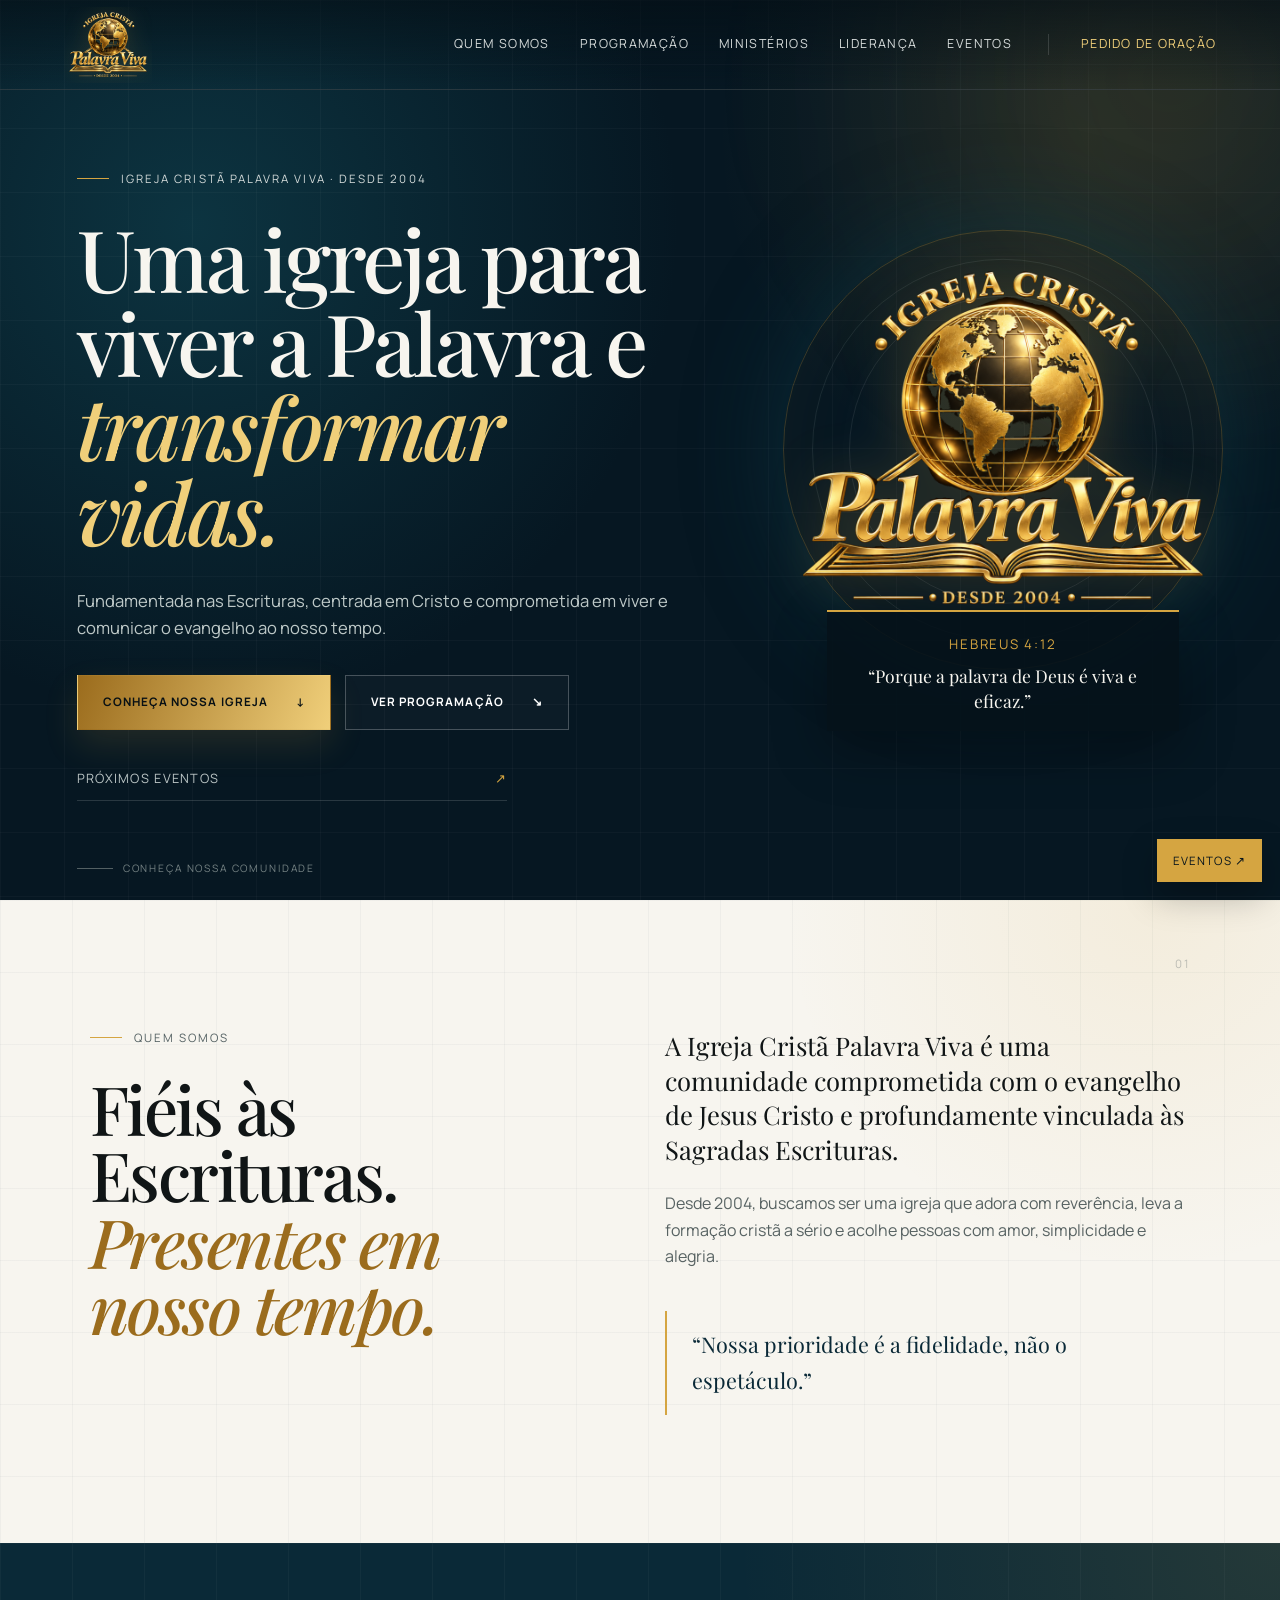
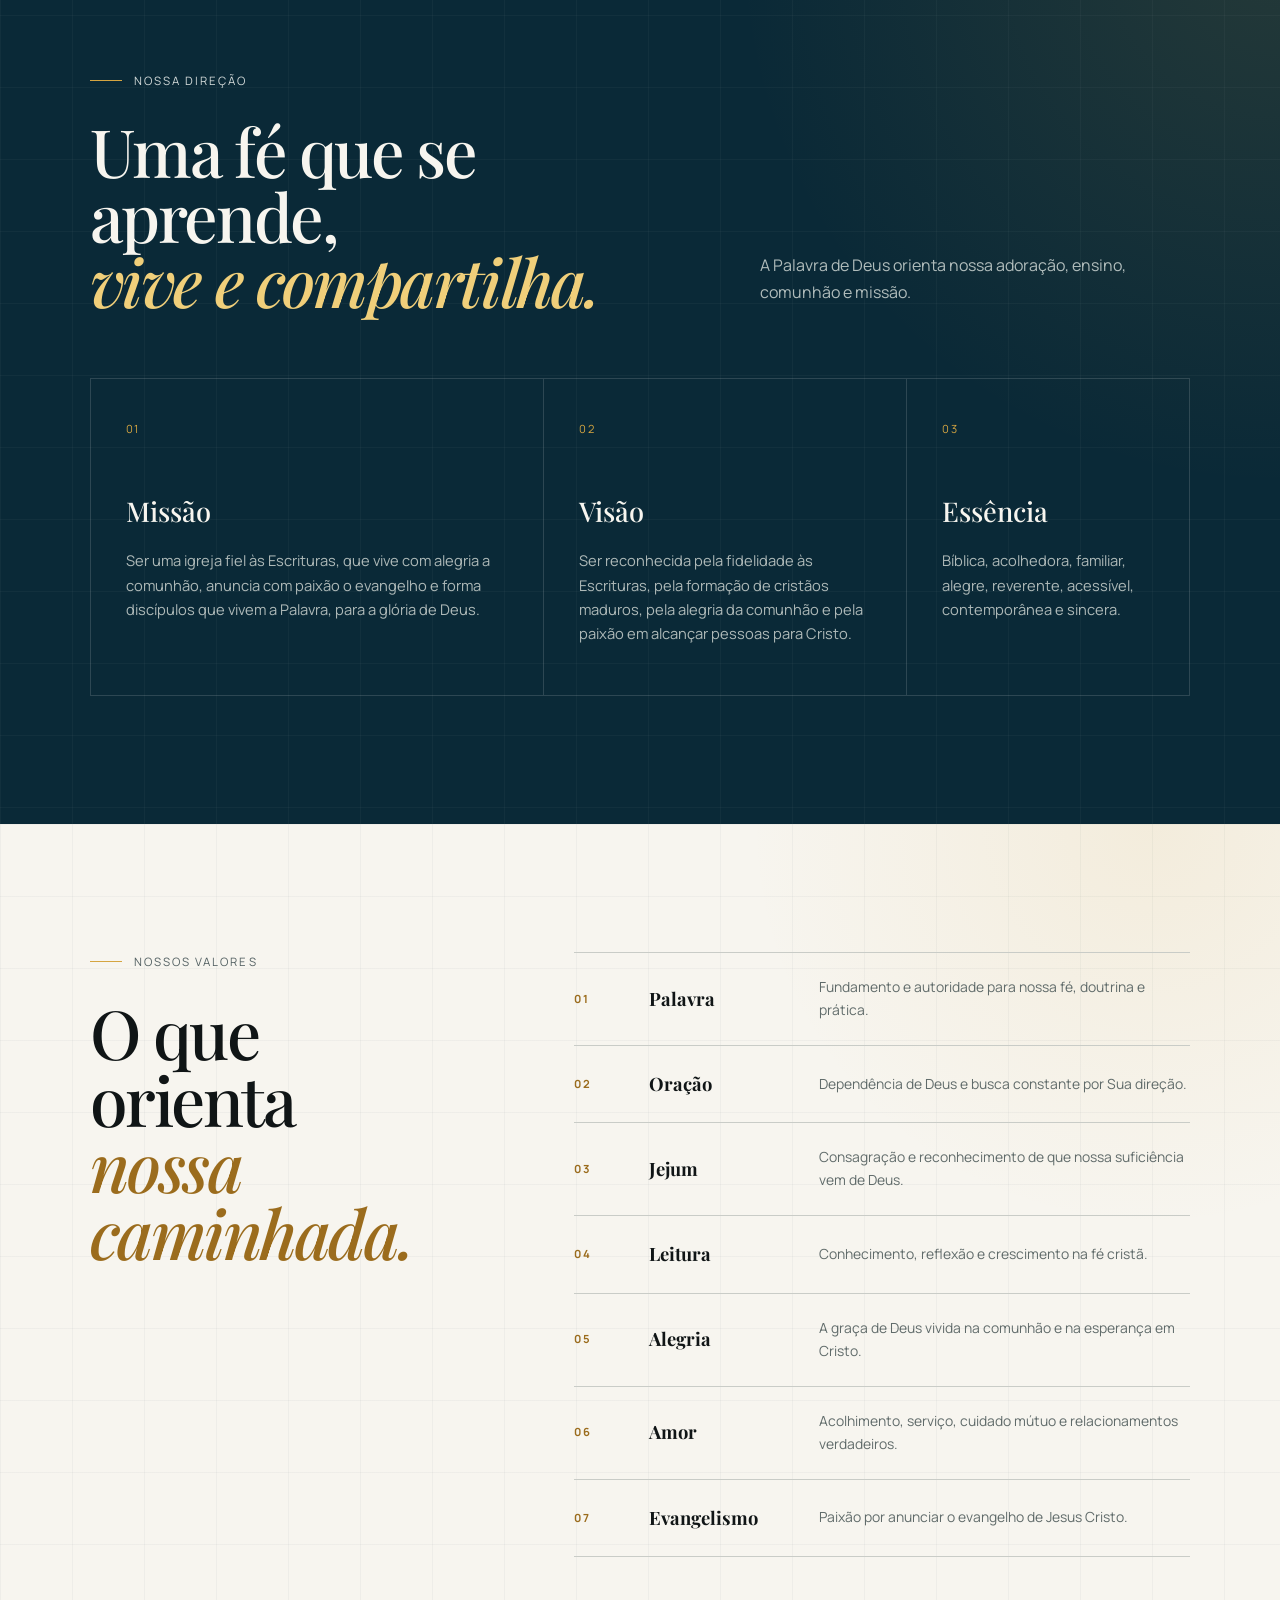
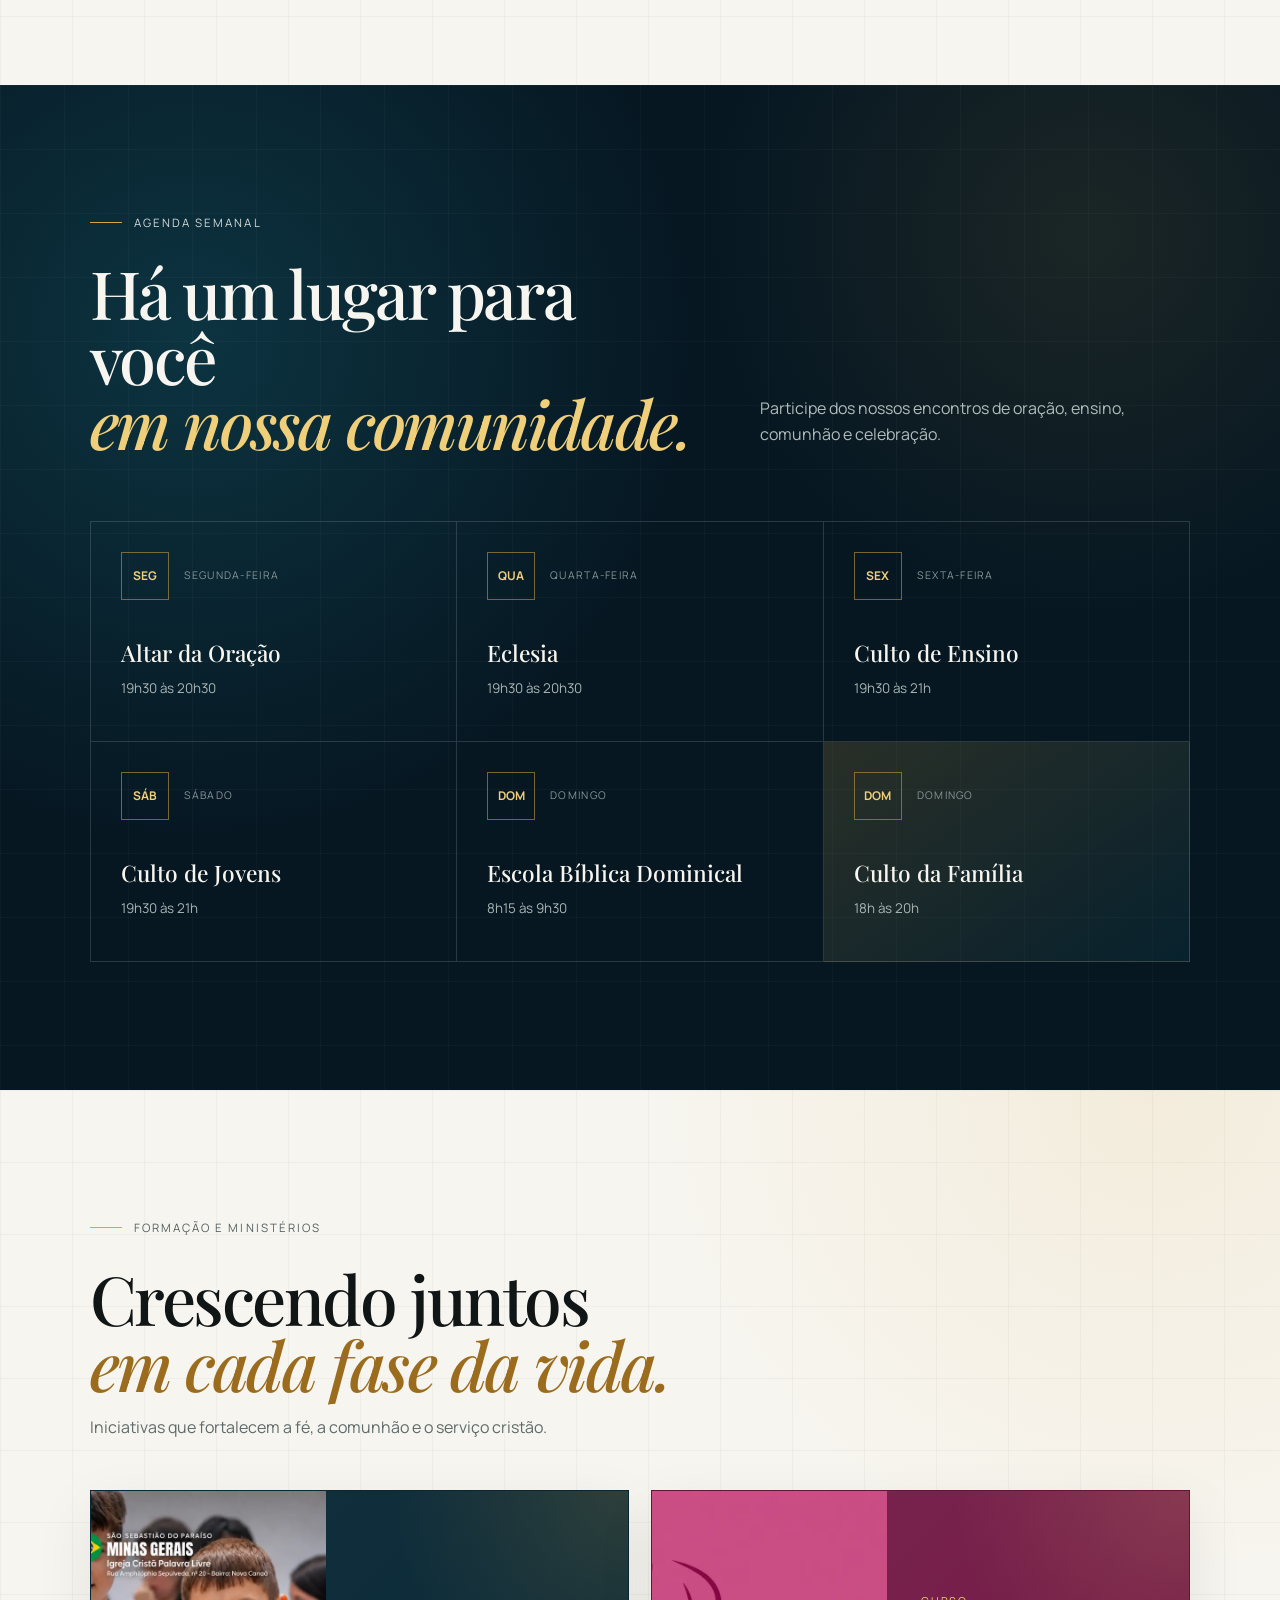
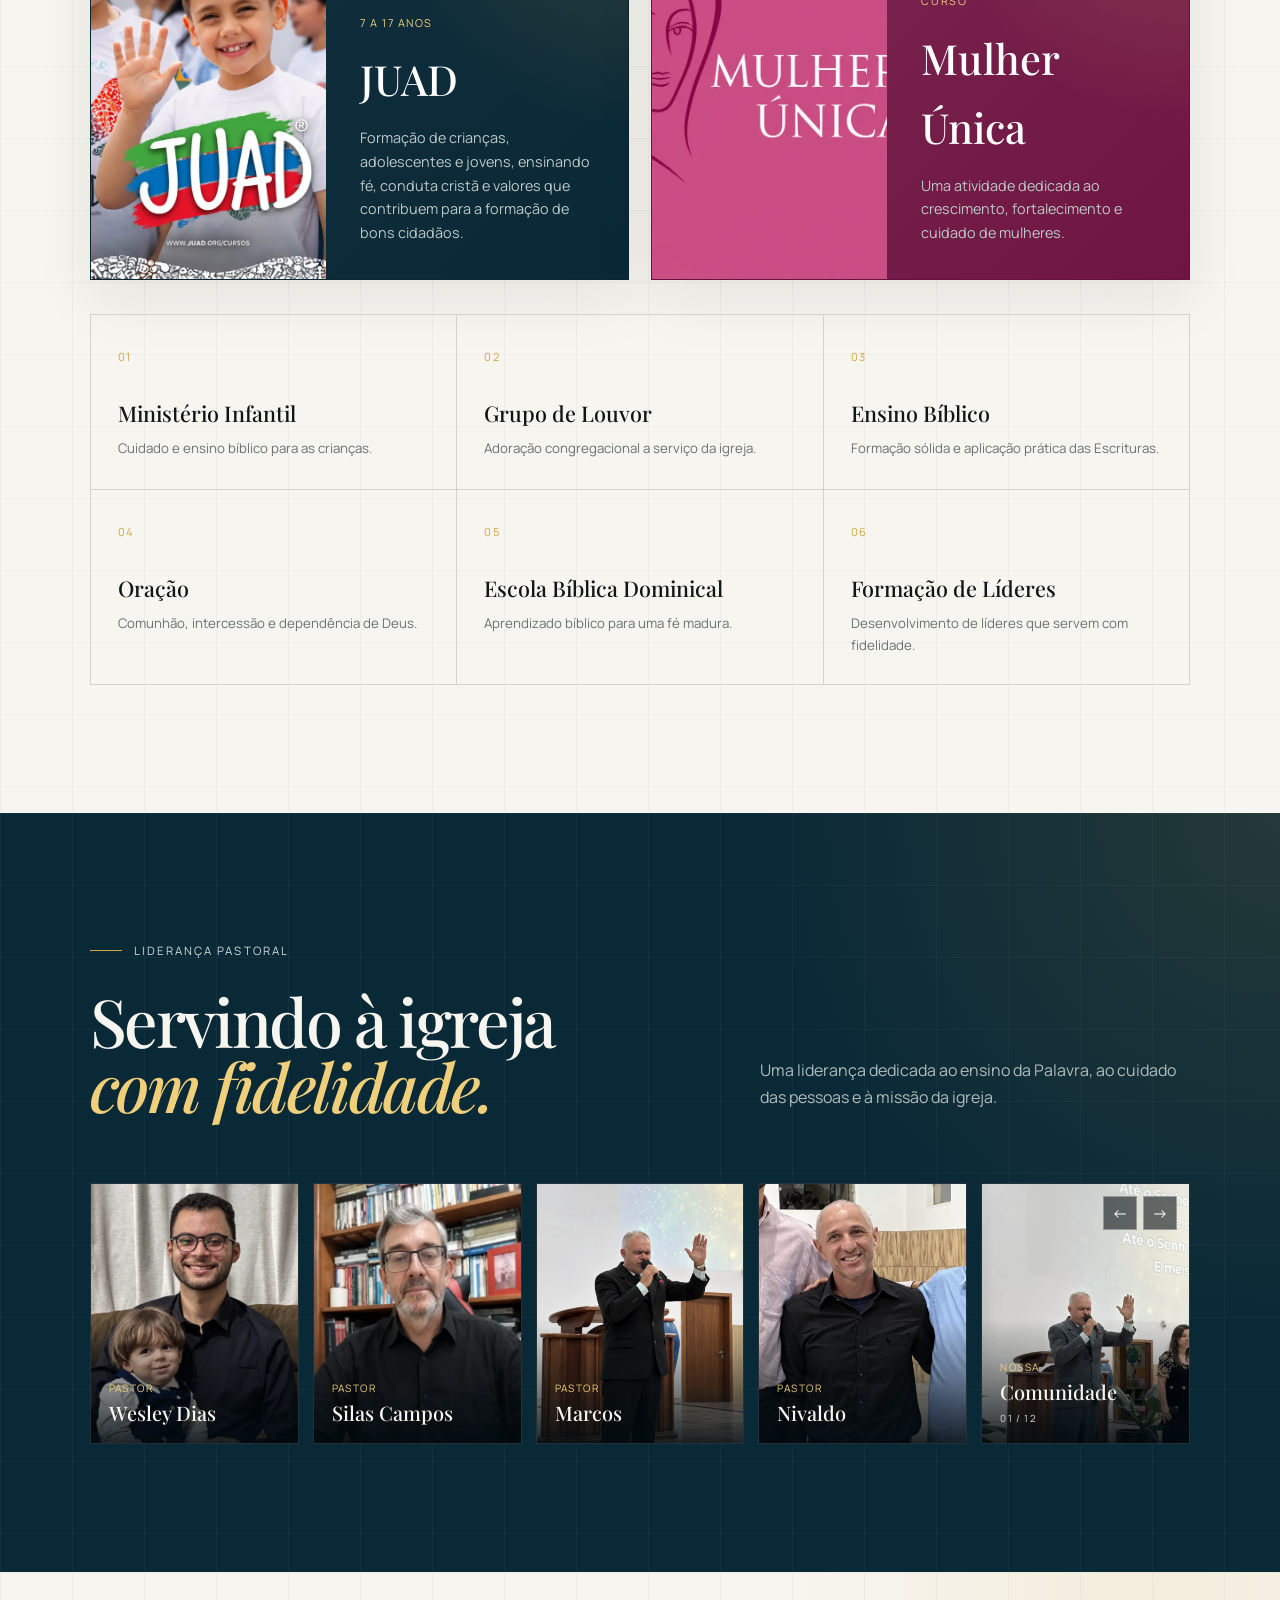
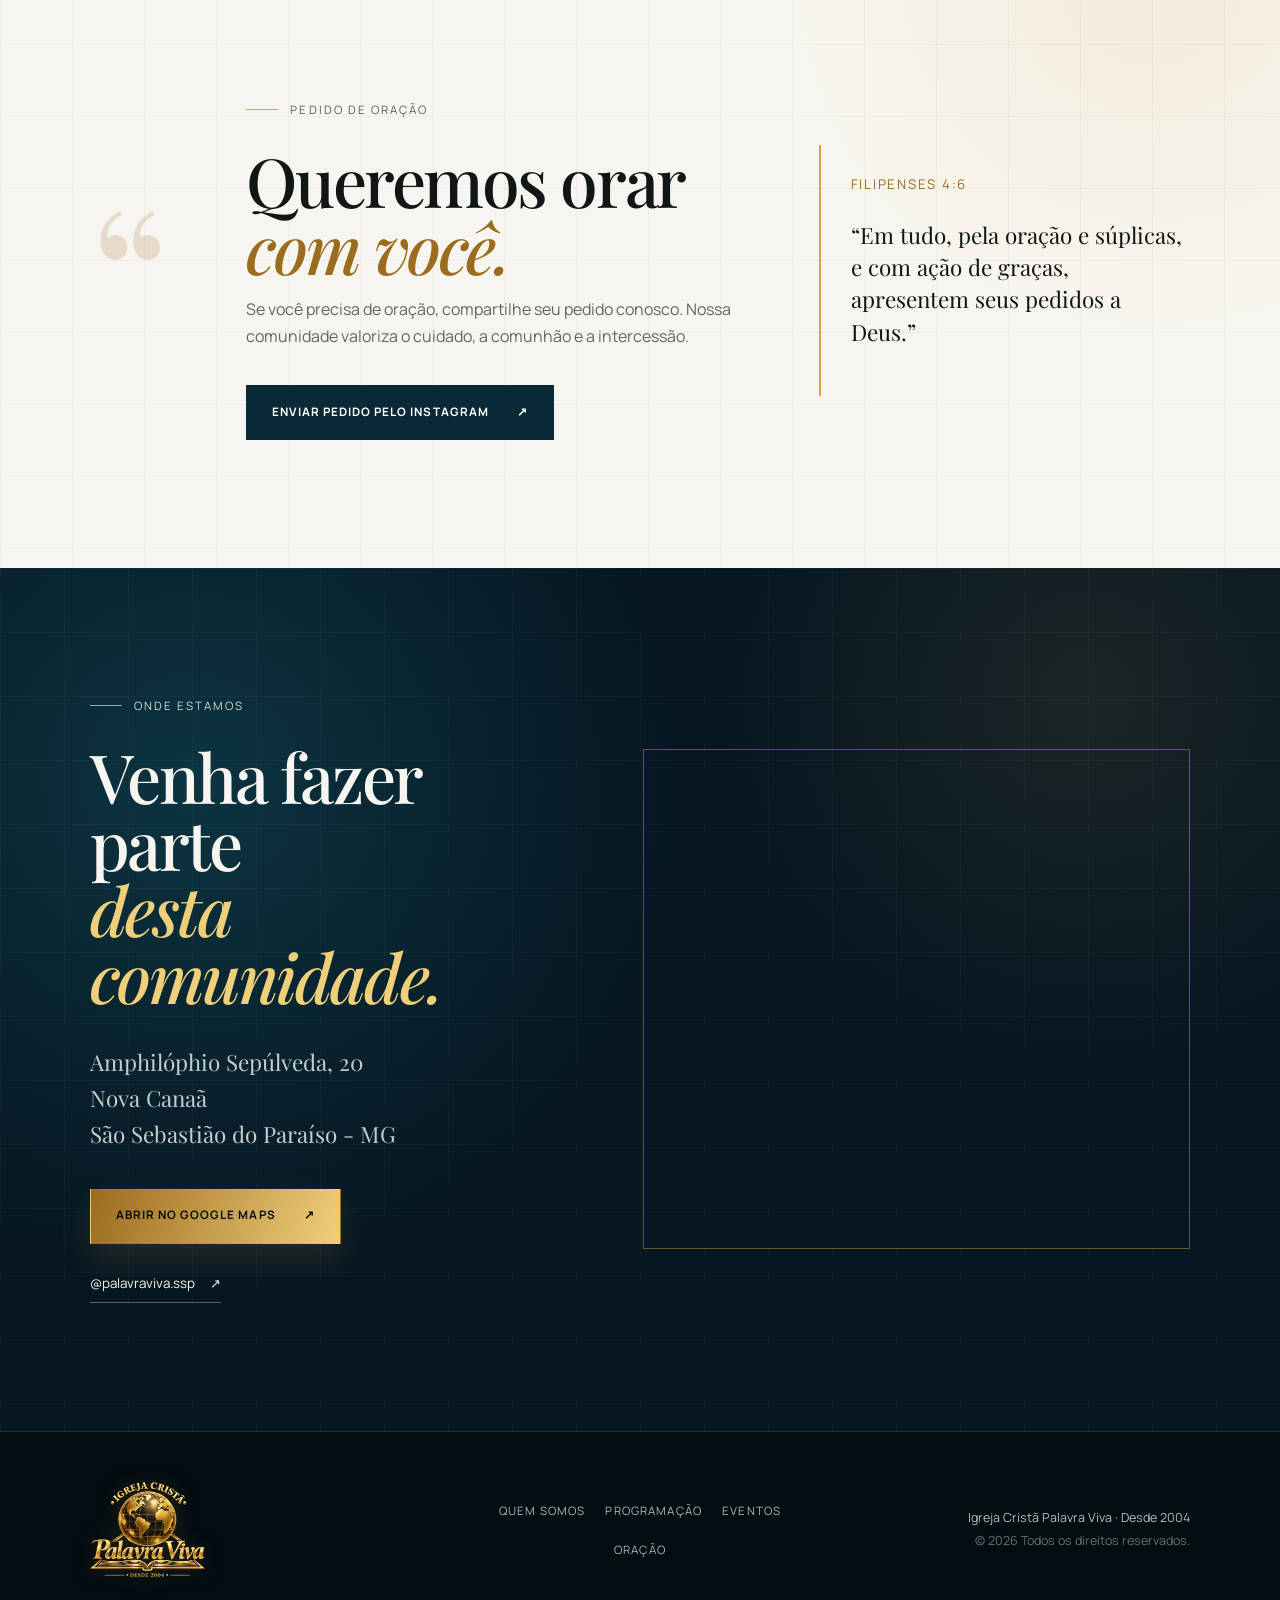
<file: index.html>
<!doctype html>
<html lang="pt-BR">
<head>
  <meta charset="utf-8">
  <meta name="viewport" content="width=device-width,initial-scale=1">
  <meta name="description" content="Igreja Cristã Palavra Viva em São Sebastião do Paraíso. Uma igreja fundamentada nas Escrituras, centrada em Cristo e comprometida com pessoas.">
  <meta name="theme-color" content="#061722">
  <title>Igreja Cristã Palavra Viva</title>
  <link rel="preconnect" href="https://fonts.googleapis.com">
  <link rel="preconnect" href="https://fonts.gstatic.com" crossorigin>
  <link href="https://fonts.googleapis.com/css2?family=DM+Sans:wght@400;500;600&family=Manrope:wght@400;500;600;700&family=Playfair+Display:ital,wght@0,500;0,600;1,500&display=swap" rel="stylesheet">
  <link rel="icon" type="image/svg+xml" href="data:image/svg+xml,%3Csvg xmlns='http://www.w3.org/2000/svg' viewBox='0 0 64 64'%3E%3Crect width='64' height='64' rx='14' fill='%23061722'/%3E%3Cpath d='M17 18h30v5H35v27h-6V23H17z' fill='%23ddb65d'/%3E%3C/svg%3E">
  <link rel="stylesheet" href="assets/site.css">
  <link rel="stylesheet" href="assets/refinements.css">
</head>
<body>
  <a class="skip-link" href="#conteudo">Ir para o conteúdo</a>
  <header class="site-header">
    <a class="brand" href="#inicio" aria-label="Igreja Palavra Viva - início">
      <img src="assets/logo-palavra-viva.png" alt="Igreja Cristã Palavra Viva">
    </a>
    <button class="menu-toggle" type="button" aria-expanded="false" aria-controls="menu">Menu</button>
    <nav class="nav" id="menu" aria-label="Navegação principal">
      <a href="#quem-somos">Quem somos</a>
      <a href="#programacao">Programação</a>
      <a href="#ministerios">Ministérios</a>
      <a href="#lideranca">Liderança</a>
      <a href="eventos.html">Eventos</a>
    </nav>
    <a class="header-cta" href="#oracao">Pedido de oração</a>
  </header>

  <main id="conteudo">
    <section class="hero dark-grid" id="inicio">
      <div class="hero-copy reveal">
        <p class="eyebrow"><span></span> Igreja Cristã Palavra Viva · Desde 2004</p>
        <h1>Uma igreja para viver a Palavra e <em>transformar vidas.</em></h1>
        <p class="hero-text">Fundamentada nas Escrituras, centrada em Cristo e comprometida em viver e comunicar o evangelho ao nosso tempo.</p>
        <div class="hero-actions">
          <a class="button button-gold" href="#quem-somos">Conheça nossa igreja <span>↓</span></a>
          <a class="button button-outline" href="#programacao">Ver programação <span>↘</span></a>
        </div>
        <a class="event-link" href="eventos.html"><span>Próximos eventos</span><b>↗</b></a>
      </div>
      <div class="hero-mark reveal delay-1">
        <div class="logo-aura"></div>
        <img src="assets/logo-palavra-viva.png" alt="Logo dourada Igreja Cristã Palavra Viva">
        <div class="verse-card">
          <small>Hebreus 4:12</small>
          <p>“Porque a palavra de Deus é viva e eficaz.”</p>
        </div>
      </div>
      <div class="scroll-hint" aria-hidden="true"><span></span> Conheça nossa comunidade</div>
    </section>

    <section class="about light-grid" id="quem-somos">
      <div class="section-index">01</div>
      <div class="about-title reveal">
        <p class="eyebrow dark"><span></span> Quem somos</p>
        <h2>Fiéis às Escrituras.<br><em>Presentes em nosso tempo.</em></h2>
      </div>
      <div class="about-copy reveal delay-1">
        <p class="lead">A Igreja Cristã Palavra Viva é uma comunidade comprometida com o evangelho de Jesus Cristo e profundamente vinculada às Sagradas Escrituras.</p>
        <p>Desde 2004, buscamos ser uma igreja que adora com reverência, leva a formação cristã a sério e acolhe pessoas com amor, simplicidade e alegria.</p>
        <blockquote>“Nossa prioridade é a fidelidade, não o espetáculo.”</blockquote>
      </div>
    </section>

    <section class="purpose blue-section">
      <div class="section-heading reveal">
        <div>
          <p class="eyebrow"><span></span> Nossa direção</p>
          <h2>Uma fé que se aprende,<br><em>vive e compartilha.</em></h2>
        </div>
        <p>A Palavra de Deus orienta nossa adoração, ensino, comunhão e missão.</p>
      </div>
      <div class="purpose-grid">
        <article class="purpose-card reveal">
          <span>01</span><h3>Missão</h3>
          <p>Ser uma igreja fiel às Escrituras, que vive com alegria a comunhão, anuncia com paixão o evangelho e forma discípulos que vivem a Palavra, para a glória de Deus.</p>
        </article>
        <article class="purpose-card reveal delay-1">
          <span>02</span><h3>Visão</h3>
          <p>Ser reconhecida pela fidelidade às Escrituras, pela formação de cristãos maduros, pela alegria da comunhão e pela paixão em alcançar pessoas para Cristo.</p>
        </article>
        <article class="purpose-card reveal delay-2">
          <span>03</span><h3>Essência</h3>
          <p>Bíblica, acolhedora, familiar, alegre, reverente, acessível, contemporânea e sincera.</p>
        </article>
      </div>
    </section>

    <section class="values light-grid">
      <div class="values-head reveal">
        <p class="eyebrow dark"><span></span> Nossos valores</p>
        <h2>O que orienta<br><em>nossa caminhada.</em></h2>
      </div>
      <div class="values-list reveal delay-1">
        <div><b>01</b><strong>Palavra</strong><p>Fundamento e autoridade para nossa fé, doutrina e prática.</p></div>
        <div><b>02</b><strong>Oração</strong><p>Dependência de Deus e busca constante por Sua direção.</p></div>
        <div><b>03</b><strong>Jejum</strong><p>Consagração e reconhecimento de que nossa suficiência vem de Deus.</p></div>
        <div><b>04</b><strong>Leitura</strong><p>Conhecimento, reflexão e crescimento na fé cristã.</p></div>
        <div><b>05</b><strong>Alegria</strong><p>A graça de Deus vivida na comunhão e na esperança em Cristo.</p></div>
        <div><b>06</b><strong>Amor</strong><p>Acolhimento, serviço, cuidado mútuo e relacionamentos verdadeiros.</p></div>
        <div><b>07</b><strong>Evangelismo</strong><p>Paixão por anunciar o evangelho de Jesus Cristo.</p></div>
      </div>
    </section>

    <section class="schedule dark-grid" id="programacao">
      <div class="section-heading reveal">
        <div>
          <p class="eyebrow"><span></span> Agenda semanal</p>
          <h2>Há um lugar para você<br><em>em nossa comunidade.</em></h2>
        </div>
        <p>Participe dos nossos encontros de oração, ensino, comunhão e celebração.</p>
      </div>
      <div class="schedule-grid">
        <article class="schedule-item reveal"><div><span>SEG</span><small>Segunda-feira</small></div><h3>Altar da Oração</h3><time>19h30 às 20h30</time></article>
        <article class="schedule-item reveal delay-1"><div><span>QUA</span><small>Quarta-feira</small></div><h3>Eclesia</h3><time>19h30 às 20h30</time></article>
        <article class="schedule-item reveal delay-2"><div><span>SEX</span><small>Sexta-feira</small></div><h3>Culto de Ensino</h3><time>19h30 às 21h</time></article>
        <article class="schedule-item reveal"><div><span>SÁB</span><small>Sábado</small></div><h3>Culto de Jovens</h3><time>19h30 às 21h</time></article>
        <article class="schedule-item reveal delay-1"><div><span>DOM</span><small>Domingo</small></div><h3>Escola Bíblica Dominical</h3><time>8h15 às 9h30</time></article>
        <article class="schedule-item featured reveal delay-2"><div><span>DOM</span><small>Domingo</small></div><h3>Culto da Família</h3><time>18h às 20h</time></article>
      </div>
    </section>

    <section class="ministries light-grid" id="ministerios">
      <div class="ministries-title reveal">
        <p class="eyebrow dark"><span></span> Formação e ministérios</p>
        <h2>Crescendo juntos<br><em>em cada fase da vida.</em></h2>
        <p>Iniciativas que fortalecem a fé, a comunhão e o serviço cristão.</p>
      </div>
      <div class="featured-ministries">
        <article class="ministry-showcase reveal delay-1">
          <img src="assets/juad.webp" alt="Crianças e adolescentes do JUAD" loading="lazy">
          <div class="showcase-copy">
            <span>7 a 17 anos</span>
            <h3>JUAD</h3>
            <p>Formação de crianças, adolescentes e jovens, ensinando fé, conduta cristã e valores que contribuem para a formação de bons cidadãos.</p>
          </div>
        </article>
        <article class="ministry-showcase woman-showcase reveal delay-2">
          <img src="assets/mulher-unica.webp" alt="Capa do curso Mulher Única" loading="lazy">
          <div class="showcase-copy">
            <span>Curso</span>
            <h3>Mulher Única</h3>
            <p>Uma atividade dedicada ao crescimento, fortalecimento e cuidado de mulheres.</p>
          </div>
        </article>
      </div>
      <div class="ministry-grid">
        <article class="mini-card reveal"><span>01</span><h3>Ministério Infantil</h3><p>Cuidado e ensino bíblico para as crianças.</p></article>
        <article class="mini-card reveal delay-1"><span>02</span><h3>Grupo de Louvor</h3><p>Adoração congregacional a serviço da igreja.</p></article>
        <article class="mini-card reveal delay-2"><span>03</span><h3>Ensino Bíblico</h3><p>Formação sólida e aplicação prática das Escrituras.</p></article>
        <article class="mini-card reveal"><span>04</span><h3>Oração</h3><p>Comunhão, intercessão e dependência de Deus.</p></article>
        <article class="mini-card reveal delay-1"><span>05</span><h3>Escola Bíblica Dominical</h3><p>Aprendizado bíblico para uma fé madura.</p></article>
        <article class="mini-card reveal delay-2"><span>06</span><h3>Formação de Líderes</h3><p>Desenvolvimento de líderes que servem com fidelidade.</p></article>
      </div>
    </section>

    <section class="leadership blue-section" id="lideranca">
      <div class="section-heading reveal">
        <div>
          <p class="eyebrow"><span></span> Liderança pastoral</p>
          <h2>Servindo à igreja<br><em>com fidelidade.</em></h2>
        </div>
        <p>Uma liderança dedicada ao ensino da Palavra, ao cuidado das pessoas e à missão da igreja.</p>
      </div>
      <div class="pastors-grid">
        <article class="pastor-card reveal"><img src="assets/pastor-wesley.webp" alt="Pastor Wesley Dias com uma criança"><div><small>Pastor</small><h3>Wesley Dias</h3></div></article>
        <article class="pastor-card reveal delay-1"><img src="assets/pastor-silas.webp" alt="Pastor Silas Campos"><div><small>Pastor</small><h3>Silas Campos</h3></div></article>
        <article class="pastor-card reveal delay-2"><img src="assets/pastor-marcos.webp" alt="Pastor Marcos ministrando com o microfone e a mão levantada"><div><small>Pastor</small><h3>Marcos</h3></div></article>
        <article class="pastor-card reveal"><img src="assets/pastor-nivaldo.webp" alt="Pastor Nivaldo abraçando irmãos da igreja"><div><small>Pastor</small><h3>Nivaldo</h3></div></article>
        <article class="pastor-card community-card reveal delay-1" aria-roledescription="carrossel" aria-label="Nossa comunidade">
          <div class="community-slides" aria-live="polite">
            <img class="community-slide active" src="assets/comunidade/082fe107-0bfa-48ca-a9d8-4fb5034ee964.webp" alt="Irmãos reunidos em um culto">
            <img class="community-slide" src="assets/comunidade/31d7a14c-a497-467a-b827-6be8e4b4f91d.webp" alt="Irmã participando da celebração" loading="lazy">
            <img class="community-slide" src="assets/comunidade/345026ae-8eb7-4a1e-83e2-b2d6b545c711.webp" alt="Jovens reunidos na igreja" loading="lazy">
            <img class="community-slide" src="assets/comunidade/45ba6397-2380-43f0-9b6b-83133861622b.webp" alt="Momento de louvor e adoração" loading="lazy">
            <img class="community-slide" src="assets/comunidade/69708ad5-888c-4a56-a842-54cf838ac961.webp" alt="Criança participando do culto" loading="lazy">
            <img class="community-slide" src="assets/comunidade/703029e9-0d0c-4a7e-8aaa-d3f25a484039.webp" alt="Comunidade reunida em oração" loading="lazy">
            <img class="community-slide" src="assets/comunidade/7117edd9-35f7-4cec-a3a1-85a1514e943e.webp" alt="Ministração na Igreja Palavra Viva" loading="lazy">
            <img class="community-slide" src="assets/comunidade/84b23d9c-aadb-4410-a6c8-21d61b275bd7.webp" alt="Irmãos reunidos durante o culto" loading="lazy">
            <img class="community-slide" src="assets/comunidade/bcf3a1e2-ffad-4168-8d00-d2d01d0fc023.webp" alt="Fachada da Igreja Cristã Palavra Viva" loading="lazy">
            <img class="community-slide" src="assets/comunidade/c2d002f9-b37d-44fa-b77b-4871b13bcd18.webp" alt="Irmãos juntos na Igreja Palavra Viva" loading="lazy">
            <img class="community-slide" src="assets/comunidade/c688184c-714e-4226-9c15-5412256455e4.webp" alt="Irmã conduzindo um momento de adoração" loading="lazy">
            <img class="community-slide" src="assets/comunidade/f5c496bf-c148-4339-ba49-0c2047872a6c.webp" alt="Comunhão à mesa entre irmãos" loading="lazy">
          </div>
          <div class="community-caption"><small>Nossa</small><h3>Comunidade</h3><span class="slide-count">01 / 12</span></div>
          <div class="carousel-controls" aria-label="Controles do carrossel">
            <button class="carousel-prev" type="button" aria-label="Foto anterior">←</button>
            <button class="carousel-next" type="button" aria-label="Próxima foto">→</button>
          </div>
        </article>
      </div>
    </section>

    <section class="prayer light-grid" id="oracao">
      <div class="prayer-mark" aria-hidden="true">“</div>
      <div class="prayer-copy reveal">
        <p class="eyebrow dark"><span></span> Pedido de oração</p>
        <h2>Queremos orar<br><em>com você.</em></h2>
        <p>Se você precisa de oração, compartilhe seu pedido conosco. Nossa comunidade valoriza o cuidado, a comunhão e a intercessão.</p>
        <a class="button button-blue" href="https://www.instagram.com/palavraviva.ssp/" target="_blank" rel="noopener">Enviar pedido pelo Instagram <span>↗</span></a>
      </div>
      <div class="prayer-verse reveal delay-1"><small>Filipenses 4:6</small><p>“Em tudo, pela oração e súplicas, e com ação de graças, apresentem seus pedidos a Deus.”</p></div>
    </section>

    <section class="location dark-grid" id="localizacao">
      <div class="location-info reveal">
        <p class="eyebrow"><span></span> Onde estamos</p>
        <h2>Venha fazer parte<br><em>desta comunidade.</em></h2>
        <address>Amphilóphio Sepúlveda, 20<br>Nova Canaã<br>São Sebastião do Paraíso - MG</address>
        <div class="location-actions">
          <a class="button button-gold" href="https://www.google.com/maps/search/?api=1&query=Amphil%C3%B3phio+Sep%C3%BAlveda+20+Nova+Cana%C3%A3+S%C3%A3o+Sebasti%C3%A3o+do+Para%C3%ADso+MG" target="_blank" rel="noopener">Abrir no Google Maps <span>↗</span></a>
          <a class="text-link" href="https://www.instagram.com/palavraviva.ssp/" target="_blank" rel="noopener">@palavraviva.ssp <span>↗</span></a>
        </div>
      </div>
      <div class="map-wrap reveal delay-1"><iframe title="Localização da Igreja Cristã Palavra Viva" src="https://www.google.com/maps?q=Amphil%C3%B3phio%20Sep%C3%BAlveda%2020%20Nova%20Cana%C3%A3%20S%C3%A3o%20Sebasti%C3%A3o%20do%20Para%C3%ADso%20MG&output=embed" loading="lazy" referrerpolicy="no-referrer-when-downgrade"></iframe></div>
    </section>
  </main>

  <footer>
    <img src="assets/logo-palavra-viva.png" alt="Igreja Cristã Palavra Viva">
    <div class="footer-links"><a href="#quem-somos">Quem somos</a><a href="#programacao">Programação</a><a href="eventos.html">Eventos</a><a href="#oracao">Oração</a></div>
    <p>Igreja Cristã Palavra Viva · Desde 2004<br><span>© <span id="year"></span> Todos os direitos reservados.</span></p>
  </footer>
  <a class="floating-link" href="eventos.html">Eventos <span>↗</span></a>
  <script src="assets/site.js"></script>
  <script src="assets/enhancements.js"></script>
</body>
</html>
</file>
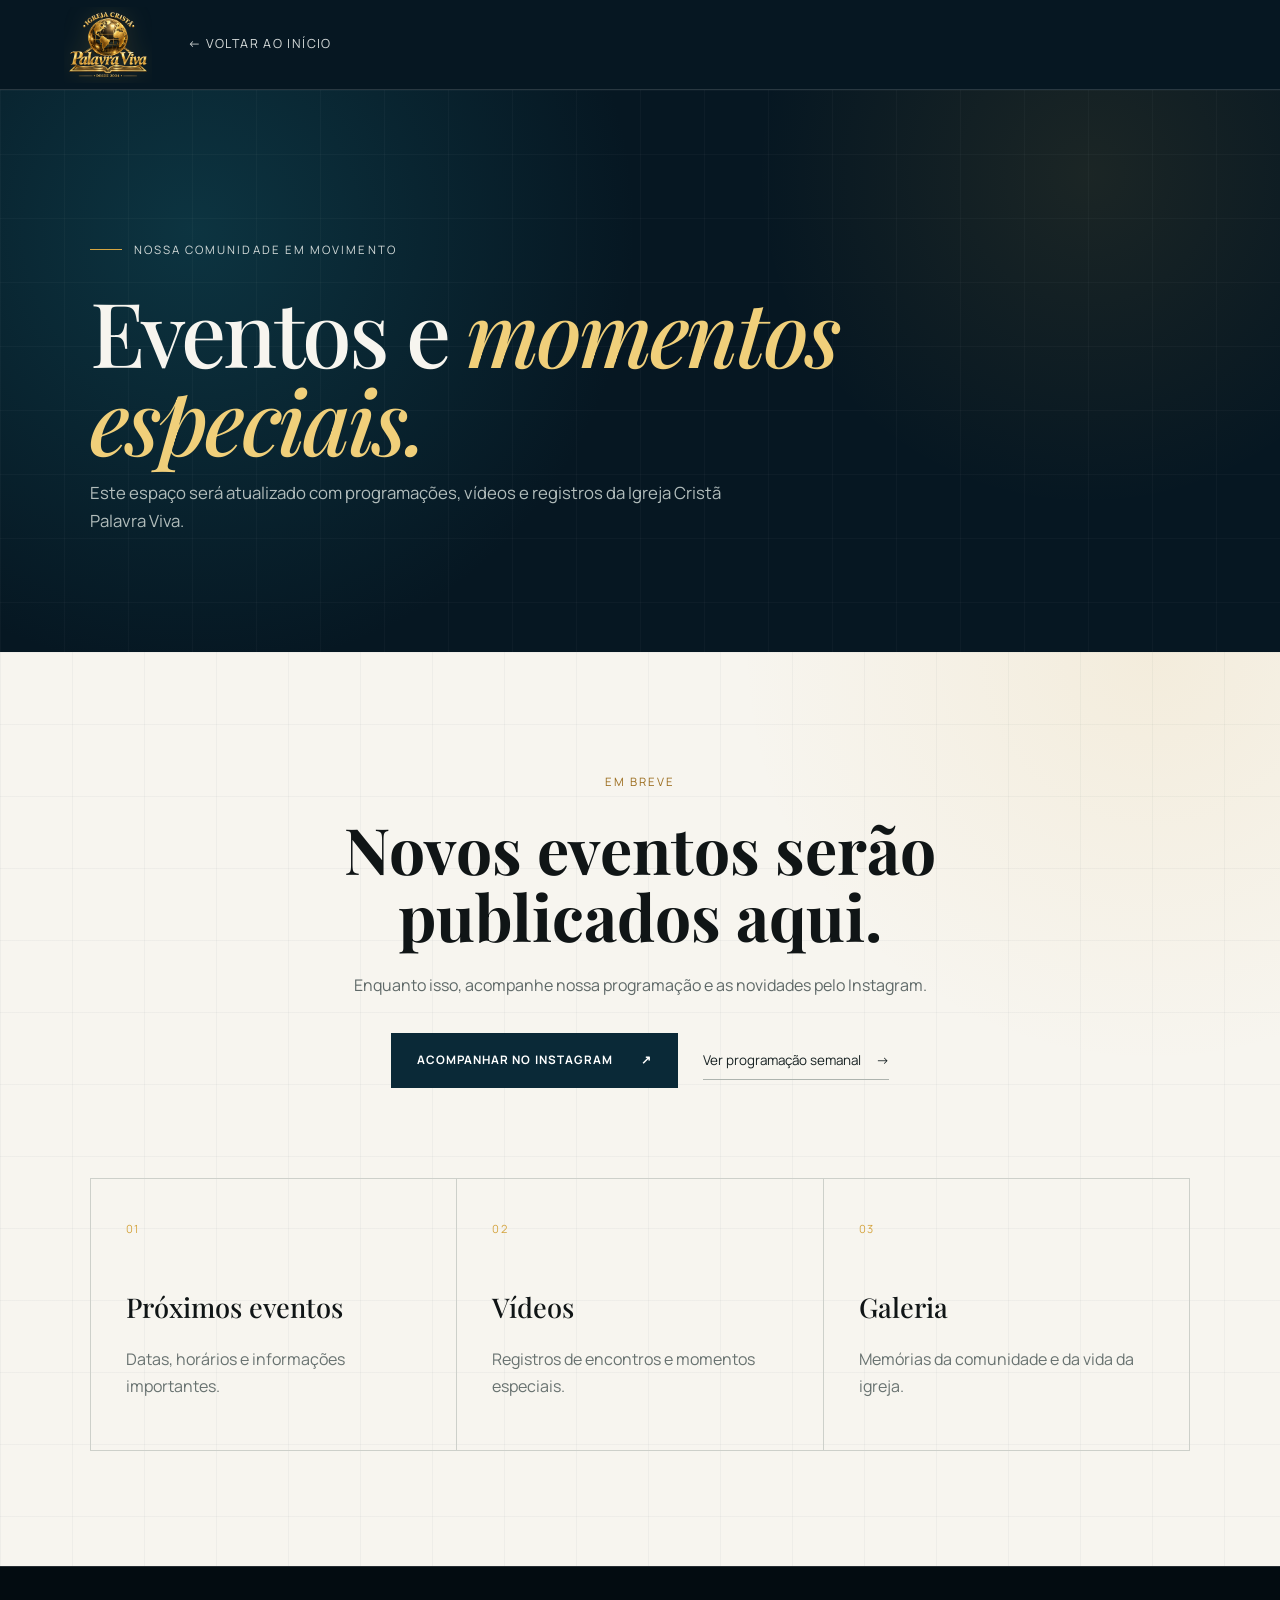
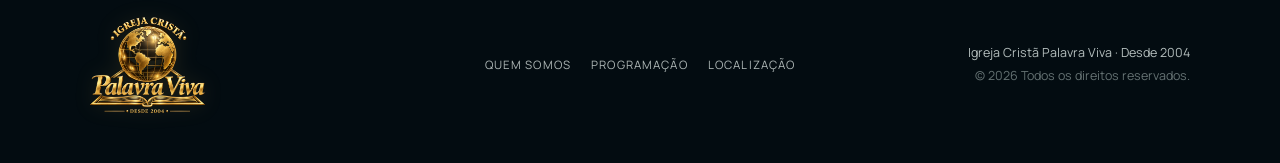
<file: eventos.html>
<!doctype html>
<html lang="pt-BR">
<head>
  <meta charset="utf-8">
  <meta name="viewport" content="width=device-width,initial-scale=1">
  <meta name="description" content="Eventos e registros da Igreja Cristã Palavra Viva.">
  <meta name="theme-color" content="#061722">
  <title>Eventos | Igreja Cristã Palavra Viva</title>
  <link rel="preconnect" href="https://fonts.googleapis.com">
  <link rel="preconnect" href="https://fonts.gstatic.com" crossorigin>
  <link href="https://fonts.googleapis.com/css2?family=DM+Sans:wght@400;500;600&family=Manrope:wght@400;500;600;700&family=Playfair+Display:ital,wght@0,500;0,600;1,500&display=swap" rel="stylesheet">
  <link rel="icon" type="image/svg+xml" href="data:image/svg+xml,%3Csvg xmlns='http://www.w3.org/2000/svg' viewBox='0 0 64 64'%3E%3Crect width='64' height='64' rx='14' fill='%23061722'/%3E%3Cpath d='M17 18h30v5H35v27h-6V23H17z' fill='%23ddb65d'/%3E%3C/svg%3E">
  <link rel="stylesheet" href="assets/site.css">
</head>
<body class="events-page">
  <header class="site-header solid-header">
    <a class="brand" href="index.html"><img src="assets/logo-palavra-viva.png" alt="Igreja Cristã Palavra Viva"></a>
    <a class="back-link" href="index.html">← Voltar ao início</a>
  </header>
  <main>
    <section class="events-hero dark-grid">
      <p class="eyebrow"><span></span> Nossa comunidade em movimento</p>
      <h1>Eventos e <em>momentos especiais.</em></h1>
      <p>Este espaço será atualizado com programações, vídeos e registros da Igreja Cristã Palavra Viva.</p>
    </section>
    <section class="events-content light-grid">
      <div class="empty-state reveal">
        <span>Em breve</span>
        <h2>Novos eventos serão publicados aqui.</h2>
        <p>Enquanto isso, acompanhe nossa programação e as novidades pelo Instagram.</p>
        <div><a class="button button-blue" href="https://www.instagram.com/palavraviva.ssp/" target="_blank" rel="noopener">Acompanhar no Instagram <span>↗</span></a><a class="text-link dark-link" href="index.html#programacao">Ver programação semanal <span>→</span></a></div>
      </div>
      <div class="future-grid">
        <article><span>01</span><h3>Próximos eventos</h3><p>Datas, horários e informações importantes.</p></article>
        <article><span>02</span><h3>Vídeos</h3><p>Registros de encontros e momentos especiais.</p></article>
        <article><span>03</span><h3>Galeria</h3><p>Memórias da comunidade e da vida da igreja.</p></article>
      </div>
    </section>
  </main>
  <footer>
    <img src="assets/logo-palavra-viva.png" alt="Igreja Cristã Palavra Viva">
    <div class="footer-links"><a href="index.html#quem-somos">Quem somos</a><a href="index.html#programacao">Programação</a><a href="index.html#localizacao">Localização</a></div>
    <p>Igreja Cristã Palavra Viva · Desde 2004<br><span>© <span id="year"></span> Todos os direitos reservados.</span></p>
  </footer>
  <script src="assets/site.js"></script>
</body>
</html>
</file>
<file: assets/site.css>
:root{--navy:#061722;--navy-2:#0a2937;--navy-3:#0d3c4a;--gold:#d5a541;--gold-light:#f0cf7a;--gold-dark:#9b6c1d;--cream:#f7f5ef;--white:#fff;--ink:#101516;--muted:#9ca9aa;--line:rgba(255,255,255,.14);--serif:"Playfair Display",Georgia,serif;--sans:"Manrope",Arial,sans-serif}*{box-sizing:border-box}html{scroll-behavior:smooth}body{margin:0;background:var(--navy);color:var(--cream);font-family:var(--sans);font-size:16px;line-height:1.65;overflow-x:hidden}a{color:inherit;text-decoration:none}img{display:block;max-width:100%}button{font:inherit}.skip-link{position:fixed;left:1rem;top:-5rem;background:var(--gold);color:#000;padding:.8rem 1rem;z-index:100}.skip-link:focus{top:1rem}.site-header{height:90px;position:absolute;inset:0 0 auto;z-index:20;padding:0 clamp(22px,5vw,84px);display:flex;align-items:center;gap:36px;border-bottom:1px solid var(--line);background:linear-gradient(180deg,rgba(3,13,19,.58),transparent)}.solid-header{position:relative;background:var(--navy)}.brand{width:88px;height:76px;display:flex;align-items:center;justify-content:center;overflow:hidden}.brand img{width:78px;filter:drop-shadow(0 0 12px rgba(213,165,65,.18))}.nav{display:flex;gap:30px;margin-left:auto}.nav a,.back-link{font-size:.78rem;text-transform:uppercase;letter-spacing:.11em;color:#d7dcdb;position:relative}.nav a:after{content:"";position:absolute;left:0;right:100%;bottom:-7px;height:1px;background:var(--gold);transition:.35s}.nav a:hover:after,.nav a:focus:after{right:0}.header-cta{border-left:1px solid var(--line);padding-left:32px;color:var(--gold-light);font-size:.78rem;text-transform:uppercase;letter-spacing:.1em}.menu-toggle{display:none}.dark-grid,.blue-section{background-color:var(--navy);background-image:linear-gradient(rgba(255,255,255,.028) 1px,transparent 1px),linear-gradient(90deg,rgba(255,255,255,.028) 1px,transparent 1px),radial-gradient(circle at 15% 25%,rgba(20,87,102,.45),transparent 38%),radial-gradient(circle at 85% 15%,rgba(213,165,65,.1),transparent 28%);background-size:64px 64px,64px 64px,auto,auto}.blue-section{background-color:var(--navy-2);background-image:linear-gradient(rgba(255,255,255,.03) 1px,transparent 1px),linear-gradient(90deg,rgba(255,255,255,.03) 1px,transparent 1px),radial-gradient(circle at 100% 0,rgba(213,165,65,.13),transparent 35%);background-size:72px 72px,72px 72px,auto}.light-grid{color:var(--ink);background-color:var(--cream);background-image:linear-gradient(rgba(7,30,40,.035) 1px,transparent 1px),linear-gradient(90deg,rgba(7,30,40,.035) 1px,transparent 1px),radial-gradient(circle at 90% 0,rgba(213,165,65,.11),transparent 28%);background-size:72px 72px,72px 72px,auto}.hero{min-height:100vh;padding:150px clamp(24px,6vw,110px) 80px;display:grid;grid-template-columns:minmax(0,1.12fr) minmax(390px,.72fr);gap:clamp(50px,8vw,130px);align-items:center;position:relative;overflow:hidden}.hero:after{content:"";position:absolute;width:460px;height:460px;border-radius:50%;right:-120px;top:-150px;background:rgba(213,165,65,.1);filter:blur(120px)}.hero-copy{position:relative;z-index:2;max-width:810px}.eyebrow{display:flex;align-items:center;gap:12px;text-transform:uppercase;letter-spacing:.18em;font-size:.72rem;color:#d2d9d8;margin:0 0 28px}.eyebrow span{width:32px;height:1px;background:var(--gold)}.eyebrow.dark{color:#536062}.hero h1,.about h2,.section-heading h2,.values h2,.ministries h2,.prayer h2,.location h2,.events-hero h1{font-family:var(--serif);font-weight:500;line-height:.98;letter-spacing:-.036em;margin:0}.hero h1{font-size:clamp(3.7rem,6.7vw,7.2rem)}h1 em,h2 em{font-weight:500;color:var(--gold-light)}.light-grid h2 em{color:var(--gold-dark)}.hero-text{font-size:clamp(1rem,1.3vw,1.18rem);max-width:650px;color:#bec9c8;margin:34px 0}.hero-actions{display:flex;gap:14px;flex-wrap:wrap}.button{display:inline-flex;align-items:center;justify-content:center;gap:28px;min-height:55px;padding:0 25px;border:1px solid transparent;text-transform:uppercase;letter-spacing:.09em;font-size:.73rem;font-weight:700;transition:transform .35s,box-shadow .35s,background .35s}.button:hover,.button:focus{transform:translateY(-3px)}.button-gold{background:linear-gradient(110deg,var(--gold-dark),var(--gold-light));color:#081014;box-shadow:0 15px 35px rgba(213,165,65,.14)}.button-outline{border-color:rgba(255,255,255,.24);color:white;background:rgba(255,255,255,.025)}.button-outline:hover{background:rgba(255,255,255,.07)}.button-blue{background:var(--navy-2);color:#fff}.event-link{display:flex;align-items:center;justify-content:space-between;max-width:430px;margin-top:28px;border-bottom:1px solid var(--line);padding:10px 0;color:#bbc5c5;font-size:.8rem;text-transform:uppercase;letter-spacing:.1em}.event-link b{color:var(--gold);font-weight:400;transition:.3s}.event-link:hover b{transform:translate(4px,-4px)}.hero-mark{position:relative;z-index:2;min-height:600px;display:flex;align-items:center;justify-content:center}.hero-mark>img{width:min(100%,560px);filter:drop-shadow(0 0 25px rgba(213,165,65,.22));position:relative;z-index:2}.logo-aura{position:absolute;width:440px;height:440px;border:1px solid rgba(213,165,65,.24);border-radius:50%;box-shadow:0 0 100px rgba(12,73,88,.4),inset 0 0 80px rgba(213,165,65,.05)}.logo-aura:before,.logo-aura:after{content:"";position:absolute;border-radius:50%;inset:28px;border:1px solid rgba(255,255,255,.08)}.logo-aura:after{inset:65px}.verse-card{position:absolute;bottom:10px;right:-15px;width:280px;padding:22px 24px;background:rgba(5,18,26,.88);border-left:2px solid var(--gold);box-shadow:0 20px 55px rgba(0,0,0,.3);z-index:3}.verse-card small{color:var(--gold);text-transform:uppercase;letter-spacing:.13em}.verse-card p{font-family:var(--serif);font-size:1.1rem;line-height:1.4;margin:8px 0 0}.scroll-hint{position:absolute;left:clamp(24px,6vw,110px);bottom:23px;display:flex;align-items:center;gap:10px;color:#768384;font-size:.64rem;text-transform:uppercase;letter-spacing:.18em}.scroll-hint span{width:36px;height:1px;background:#536063}.about{padding:clamp(90px,10vw,160px) clamp(24px,7vw,125px);display:grid;grid-template-columns:minmax(340px,.85fr) minmax(420px,1fr);gap:clamp(60px,10vw,170px);position:relative}.section-index{position:absolute;right:7vw;top:54px;color:rgba(8,31,40,.24);font-size:.72rem;letter-spacing:.2em}.about h2,.values h2,.ministries h2,.prayer h2,.location h2{font-size:clamp(3.1rem,5.3vw,5.8rem)}.about-copy .lead{font-family:var(--serif);font-size:clamp(1.4rem,2vw,2rem);line-height:1.35;margin:0 0 24px}.about-copy>p:not(.lead){color:#576262}.about-copy blockquote{margin:42px 0 0;border-left:2px solid var(--gold);padding:16px 0 16px 25px;font-family:var(--serif);font-size:1.35rem;color:var(--navy-2)}.purpose,.leadership,.schedule{padding:clamp(90px,10vw,155px) clamp(24px,7vw,125px)}.section-heading{display:flex;align-items:end;justify-content:space-between;gap:60px;margin-bottom:65px}.section-heading h2{font-size:clamp(3.1rem,5.2vw,5.8rem)}.section-heading>p{max-width:430px;color:#b0bcbb;margin:0 0 8px}.purpose-grid{display:grid;grid-template-columns:1.25fr 1fr .78fr;border-top:1px solid var(--line);border-left:1px solid var(--line)}.purpose-card{min-height:300px;padding:35px;border-right:1px solid var(--line);border-bottom:1px solid var(--line);transition:.4s}.purpose-card:hover{background:linear-gradient(145deg,rgba(213,165,65,.11),rgba(15,80,94,.2));transform:translateY(-5px)}.purpose-card>span,.mini-card>span,.future-grid span{color:var(--gold);font-size:.7rem;letter-spacing:.14em}.purpose-card h3,.mini-card h3,.future-grid h3{font-family:var(--serif);font-size:1.7rem;font-weight:500;margin:48px 0 12px}.purpose-card p{color:#aeb9b8;font-size:.92rem}.values{padding:clamp(90px,10vw,150px) clamp(24px,7vw,125px);display:grid;grid-template-columns:.6fr 1fr;gap:clamp(60px,9vw,150px)}.values-list{border-top:1px solid #c9ccc7}.values-list>div{display:grid;grid-template-columns:55px 150px 1fr;gap:20px;padding:23px 0;border-bottom:1px solid #c9ccc7;align-items:center}.values-list b{color:var(--gold-dark);font-size:.7rem;letter-spacing:.12em}.values-list strong{font-family:var(--serif);font-size:1.15rem}.values-list p{margin:0;color:#606b6a;font-size:.87rem}.schedule-grid{display:grid;grid-template-columns:repeat(3,1fr);border-left:1px solid var(--line);border-top:1px solid var(--line)}.schedule-item{min-height:220px;padding:30px;border-right:1px solid var(--line);border-bottom:1px solid var(--line);position:relative;transition:.4s}.schedule-item:hover{background:rgba(255,255,255,.045);transform:translateY(-4px)}.schedule-item>div{display:flex;align-items:center;gap:15px}.schedule-item>div span{width:48px;height:48px;display:grid;place-items:center;border:1px solid rgba(213,165,65,.55);color:var(--gold-light);font-size:.75rem;font-weight:700}.schedule-item small{color:#879596;text-transform:uppercase;letter-spacing:.12em;font-size:.66rem}.schedule-item h3{font-family:var(--serif);font-weight:500;font-size:1.42rem;margin:34px 0 3px}.schedule-item time{color:#aab5b5;font-size:.84rem}.schedule-item.featured{background:linear-gradient(145deg,rgba(213,165,65,.17),rgba(13,60,74,.28))}.ministries{padding:clamp(90px,10vw,155px) clamp(24px,7vw,125px);display:grid;grid-template-columns:.8fr 1.2fr;gap:28px}.ministries-title{padding-right:8vw}.ministries-title>p:last-child{color:#5f6b6b;max-width:520px}.ministry-feature{min-height:360px;background:var(--navy-2);color:#fff;padding:42px;position:relative;overflow:hidden}.ministry-feature:after{content:"";position:absolute;width:260px;height:260px;border-radius:50%;right:-80px;top:-80px;border:1px solid rgba(213,165,65,.2);box-shadow:0 0 60px rgba(213,165,65,.08)}.ministry-tag{display:inline-block;border:1px solid rgba(213,165,65,.45);padding:6px 10px;color:var(--gold-light);font-size:.67rem;text-transform:uppercase;letter-spacing:.13em}.ministry-feature h3{font-family:var(--serif);font-size:3.3rem;font-weight:500;margin:42px 0 12px}.ministry-feature p{max-width:580px;color:#b9c4c3}.large-number{position:absolute;right:30px;bottom:15px;font-family:var(--serif);font-size:7rem;color:rgba(255,255,255,.05)}.woman-card{grid-column:1/2;display:grid;grid-template-columns:170px 1fr;border:1px solid #d6d6ce;background:#fff;min-height:180px}.woman-card img{width:100%;height:100%;object-fit:cover}.woman-card>div{padding:26px}.woman-card span{color:#a12761;font-size:.68rem;text-transform:uppercase;letter-spacing:.13em}.woman-card h3{font-family:var(--serif);font-size:1.65rem;margin:5px 0}.woman-card p{font-size:.83rem;color:#606967}.ministry-grid{grid-column:2/3;grid-row:2/4;display:grid;grid-template-columns:repeat(2,1fr);border-left:1px solid #d1d3cd;border-top:1px solid #d1d3cd}.mini-card{padding:27px;min-height:175px;border-right:1px solid #d1d3cd;border-bottom:1px solid #d1d3cd;transition:.35s}.mini-card:hover{background:white;transform:translateY(-4px)}.mini-card h3{font-size:1.35rem;margin:28px 0 6px}.mini-card p{font-size:.83rem;color:#687270;margin:0}.pastors-grid{display:grid;grid-template-columns:repeat(3,1fr);gap:18px}.pastor-card{height:540px;position:relative;overflow:hidden;background:#07141d;border:1px solid rgba(255,255,255,.12)}.pastor-card img{width:100%;height:100%;object-fit:cover;filter:saturate(.76) contrast(1.02);transition:.7s}.pastor-card:hover img{transform:scale(1.025);filter:saturate(.95)}.pastor-card:after{content:"";position:absolute;inset:0;background:linear-gradient(to top,rgba(2,10,15,.88),transparent 48%)}.pastor-card>div:last-child{position:absolute;left:28px;right:28px;bottom:25px;z-index:2}.pastor-card small{color:var(--gold-light);text-transform:uppercase;letter-spacing:.14em}.pastor-card h3{font-family:var(--serif);font-size:2rem;font-weight:500;margin:3px 0}.pastor-placeholder{background:linear-gradient(150deg,var(--navy),var(--navy-3));display:flex;align-items:center;justify-content:center}.pastor-placeholder:before{content:"";position:absolute;inset:25px;border:1px solid rgba(213,165,65,.2)}.monogram{position:static!important;font-family:var(--serif);font-size:10rem;color:rgba(213,165,65,.3);line-height:1}.prayer{padding:clamp(90px,10vw,155px) clamp(24px,7vw,125px);display:grid;grid-template-columns:.15fr 1fr .75fr;gap:clamp(30px,6vw,95px);align-items:center}.prayer-mark{font-family:var(--serif);font-size:12rem;line-height:.5;color:rgba(155,108,29,.18)}.prayer-copy>p:not(.eyebrow){color:#5d6867;max-width:650px}.prayer-copy .button{margin-top:20px}.prayer-verse{border-left:2px solid var(--gold);padding:25px 0 25px 30px}.prayer-verse small{color:var(--gold-dark);text-transform:uppercase;letter-spacing:.13em}.prayer-verse p{font-family:var(--serif);font-size:1.4rem;line-height:1.45}.location{padding:clamp(90px,10vw,155px) clamp(24px,7vw,125px);display:grid;grid-template-columns:.8fr 1fr;gap:clamp(55px,9vw,150px);align-items:center}.location address{font-style:normal;font-family:var(--serif);font-size:1.4rem;line-height:1.6;margin:36px 0;color:#c5cecd}.location-actions{display:flex;flex-direction:column;align-items:flex-start;gap:20px}.text-link{display:inline-flex;gap:15px;border-bottom:1px solid rgba(255,255,255,.32);padding:8px 0;font-size:.84rem}.dark-link{color:#172122;border-color:#aeb4af}.map-wrap{height:500px;padding:9px;border:1px solid rgba(213,165,65,.45);position:relative}.map-wrap:before{content:"";position:absolute;left:-20px;bottom:-20px;width:110px;height:110px;background:var(--gold);opacity:.6;z-index:-1}.map-wrap iframe{width:100%;height:100%;border:0;filter:grayscale(.3) contrast(.95)}footer{background:#030c11;border-top:1px solid var(--line);padding:50px clamp(24px,7vw,125px);display:grid;grid-template-columns:1fr 1fr 1fr;gap:40px;align-items:center}footer>img{width:115px;filter:drop-shadow(0 0 10px rgba(213,165,65,.14))}.footer-links{display:flex;gap:20px;justify-content:center;flex-wrap:wrap}.footer-links a{font-size:.72rem;text-transform:uppercase;letter-spacing:.1em;color:#aeb7b6}footer p{text-align:right;font-size:.78rem;color:#b5bfbe;line-height:1.8}footer p span{color:#657273}.floating-link{position:fixed;right:18px;bottom:18px;z-index:25;background:var(--gold);color:#07141c;padding:12px 16px;font-size:.72rem;text-transform:uppercase;letter-spacing:.1em;box-shadow:0 14px 35px rgba(0,0,0,.26);transition:.3s}.floating-link:hover{transform:translateY(-3px)}.events-hero{padding:150px clamp(24px,7vw,125px) 100px}.events-hero h1{font-size:clamp(3.7rem,7vw,7.4rem);max-width:1000px}.events-hero>p:last-child{color:#b2bdbc;max-width:650px;font-size:1.05rem}.events-content{padding:clamp(80px,9vw,140px) clamp(24px,7vw,125px)}.empty-state{max-width:880px;margin:0 auto 90px;text-align:center}.empty-state>span{color:var(--gold-dark);text-transform:uppercase;letter-spacing:.18em;font-size:.72rem}.empty-state h2{font-family:var(--serif);font-size:clamp(2.5rem,5vw,4.7rem);line-height:1.05;margin:22px 0}.empty-state p{color:#5f6968}.empty-state>div{display:flex;justify-content:center;align-items:center;gap:25px;flex-wrap:wrap;margin-top:35px}.future-grid{display:grid;grid-template-columns:repeat(3,1fr);border-left:1px solid #cdd0ca;border-top:1px solid #cdd0ca}.future-grid article{padding:35px;min-height:230px;border-right:1px solid #cdd0ca;border-bottom:1px solid #cdd0ca}.future-grid h3{margin-top:45px}.future-grid p{color:#687270}.reveal{opacity:0;transform:translateY(24px);transition:opacity .75s ease,transform .75s ease}.reveal.visible{opacity:1;transform:none}.delay-1{transition-delay:.12s}.delay-2{transition-delay:.22s}@media(max-width:1050px){.nav{display:none;position:absolute;top:90px;left:0;right:0;flex-direction:column;background:#071923;padding:25px 30px}.nav.open{display:flex}.menu-toggle{display:block;margin-left:auto;border:1px solid var(--line);background:transparent;color:#fff;padding:8px 12px;font-size:.72rem;text-transform:uppercase;letter-spacing:.1em}.header-cta{display:none}.hero{grid-template-columns:1fr 370px;gap:40px}.purpose-grid{grid-template-columns:1fr 1fr}.purpose-card:last-child{grid-column:1/3}.schedule-grid{grid-template-columns:repeat(2,1fr)}.values{grid-template-columns:1fr}.ministries{grid-template-columns:1fr}.ministries-title{padding:0}.woman-card{grid-column:auto}.ministry-grid{grid-column:auto;grid-row:auto}.pastor-card{height:470px}.prayer{grid-template-columns:.1fr 1fr}.prayer-verse{grid-column:2/3}.location{gap:55px}}@media(max-width:760px){.site-header{height:78px;padding:0 20px}.brand{width:72px;height:68px}.brand img{width:66px}.nav{top:78px}.hero{min-height:auto;padding:125px 22px 75px;grid-template-columns:1fr}.hero h1{font-size:clamp(3.3rem,15vw,5rem)}.hero-mark{min-height:440px}.hero-mark>img{width:390px}.logo-aura{width:330px;height:330px}.verse-card{right:0;bottom:-5px}.scroll-hint{display:none}.about,.location{padding:85px 22px;grid-template-columns:1fr;gap:50px}.about h2,.values h2,.ministries h2,.prayer h2,.location h2{font-size:clamp(2.9rem,13vw,4.4rem)}.purpose,.leadership,.schedule{padding:85px 22px}.section-heading{display:block;margin-bottom:48px}.section-heading>p{margin-top:25px}.purpose-grid{grid-template-columns:1fr}.purpose-card:last-child{grid-column:auto}.values{padding:85px 22px}.values-list>div{grid-template-columns:40px 110px 1fr;gap:10px}.schedule-grid{grid-template-columns:1fr}.ministries{padding:85px 22px}.woman-card{grid-template-columns:130px 1fr}.ministry-grid{grid-template-columns:1fr}.pastors-grid{grid-template-columns:1fr}.pastor-card{height:520px}.prayer{padding:85px 22px;grid-template-columns:1fr;gap:25px}.prayer-mark{display:none}.prayer-verse{grid-column:auto}.map-wrap{height:390px}footer{grid-template-columns:1fr;text-align:center}footer>img{margin:auto}.footer-links{justify-content:center}footer p{text-align:center}.events-hero{padding:125px 22px 75px}.events-content{padding:80px 22px}.future-grid{grid-template-columns:1fr}.back-link{margin-left:auto}.floating-link{right:12px;bottom:12px}}@media(prefers-reduced-motion:reduce){html{scroll-behavior:auto}.reveal{opacity:1;transform:none;transition:none}*{animation:none!important;transition:none!important}}
</file>
<file: assets/refinements.css>
/* Ajustes finais da Igreja Cristã Palavra Viva */
.hero-mark{flex-direction:column;gap:24px;padding:42px 0 10px}.hero-mark>img{flex:0 0 auto}.hero-mark .verse-card{position:relative;right:auto;bottom:auto;width:min(360px,88%);text-align:center;border-left:0;border-top:2px solid var(--gold);padding:18px 24px;margin-top:-18px}.logo-aura{top:50%;transform:translateY(-58%)}
.schedule-item{z-index:0;cursor:default}.schedule-item:before{content:"";position:absolute;inset:0;background:radial-gradient(circle at 50% 25%,rgba(240,207,122,.19),transparent 58%);opacity:0;transition:opacity .35s;pointer-events:none;z-index:-1}.schedule-item:hover,.schedule-item:focus-within{background:rgba(255,255,255,.055);box-shadow:inset 0 0 0 1px rgba(240,207,122,.32),0 16px 40px rgba(0,0,0,.16);transform:translateY(-4px)}.schedule-item:hover:before,.schedule-item:focus-within:before{opacity:1}.schedule-item.featured:hover{background:linear-gradient(145deg,rgba(213,165,65,.25),rgba(13,60,74,.38))}
.ministries{display:grid;grid-template-columns:1fr;gap:34px;position:relative;isolation:isolate;--mx:50%;--my:50%}.ministries:before{content:"";position:absolute;inset:0;background:radial-gradient(280px circle at var(--mx) var(--my),rgba(213,165,65,.2),rgba(213,165,65,.06) 34%,transparent 72%);opacity:0;transition:opacity .28s;pointer-events:none;z-index:0}.ministries.cursor-lit:before{opacity:1}.ministries>*{position:relative;z-index:1}.ministries-title{padding:0;max-width:980px}.featured-ministries{display:grid;grid-template-columns:repeat(2,minmax(0,1fr));gap:22px}.ministry-showcase{display:grid;grid-template-columns:minmax(190px,.78fr) minmax(0,1fr);min-height:390px;background:var(--navy-2);color:#fff;border:1px solid rgba(6,23,34,.12);overflow:hidden;box-shadow:0 20px 55px rgba(6,23,34,.08);transition:transform .4s,box-shadow .4s}.ministry-showcase:hover{transform:translateY(-6px);box-shadow:0 24px 65px rgba(155,108,29,.2)}.ministry-showcase img{width:100%;height:100%;object-fit:cover}.showcase-copy{display:flex;flex-direction:column;justify-content:flex-end;padding:34px;background-image:linear-gradient(135deg,rgba(255,255,255,.025),transparent),radial-gradient(circle at 100% 0,rgba(213,165,65,.16),transparent 48%)}.showcase-copy>span{color:var(--gold-light);font-size:.68rem;text-transform:uppercase;letter-spacing:.14em}.showcase-copy h3{font-family:var(--serif);font-size:2.6rem;font-weight:500;margin:14px 0 12px}.showcase-copy p{margin:0;color:#bdc8c7;font-size:.9rem}.woman-showcase{background:#6f1542}.woman-showcase .showcase-copy{background-image:linear-gradient(135deg,rgba(255,255,255,.06),transparent),radial-gradient(circle at 100% 0,rgba(240,207,122,.16),transparent 48%)}.ministry-grid{grid-column:auto;grid-row:auto;display:grid;grid-template-columns:repeat(3,1fr)}
.pastors-grid{grid-template-columns:repeat(5,minmax(0,1fr));gap:14px}.pastor-card{height:auto;min-height:0;aspect-ratio:4/5}.pastor-card>div:last-child{left:18px;right:18px;bottom:17px}.pastor-card h3{font-size:clamp(1.25rem,1.55vw,1.75rem);line-height:1.05}.pastor-card small{font-size:.64rem}.pastor-card:focus-within{outline:2px solid var(--gold-light);outline-offset:3px}.community-card{isolation:isolate}.community-slides{position:absolute!important;inset:0!important;z-index:0!important}.community-slide{position:absolute;inset:0;width:100%!important;height:100%!important;object-fit:cover;opacity:0;transform:scale(1.04);transition:opacity .75s ease,transform 1.2s ease;filter:saturate(.82) contrast(1.02)}.community-slide.active{opacity:1;transform:scale(1)}.community-caption{position:absolute!important;left:18px!important;right:18px!important;bottom:17px!important;z-index:3!important;pointer-events:none}.community-caption .slide-count{display:block;margin-top:8px;color:#d2dcda;font-size:.62rem;letter-spacing:.12em}.carousel-controls{position:absolute!important;left:auto!important;right:12px!important;bottom:auto!important;top:12px!important;z-index:4!important;display:flex;gap:6px}.carousel-controls button{width:34px;height:34px;border:1px solid rgba(255,255,255,.35);background:rgba(3,12,17,.58);color:#fff;cursor:pointer;transition:.25s;backdrop-filter:blur(8px)}.carousel-controls button:hover,.carousel-controls button:focus{background:var(--gold);color:var(--navy);border-color:var(--gold);outline:none}
@media(max-width:1180px){.featured-ministries{grid-template-columns:1fr}.pastors-grid{grid-template-columns:repeat(3,minmax(0,1fr))}}@media(max-width:760px){.hero-mark{padding-top:20px}.hero-mark .verse-card{margin-top:-6px}.logo-aura{top:43%}.ministry-showcase{grid-template-columns:140px 1fr;min-height:330px}.showcase-copy{padding:24px}.showcase-copy h3{font-size:2.1rem}.ministry-grid{grid-template-columns:1fr}.pastors-grid{grid-template-columns:repeat(2,minmax(0,1fr))}.pastor-card{height:auto}.pastor-card:last-child{grid-column:1/3;justify-self:center;width:min(100%,330px)}}@media(max-width:480px){.ministry-showcase{grid-template-columns:1fr;grid-template-rows:230px auto}.showcase-copy{min-height:230px}.pastors-grid{grid-template-columns:1fr}.pastor-card:last-child{grid-column:auto;width:100%}}
</file>
